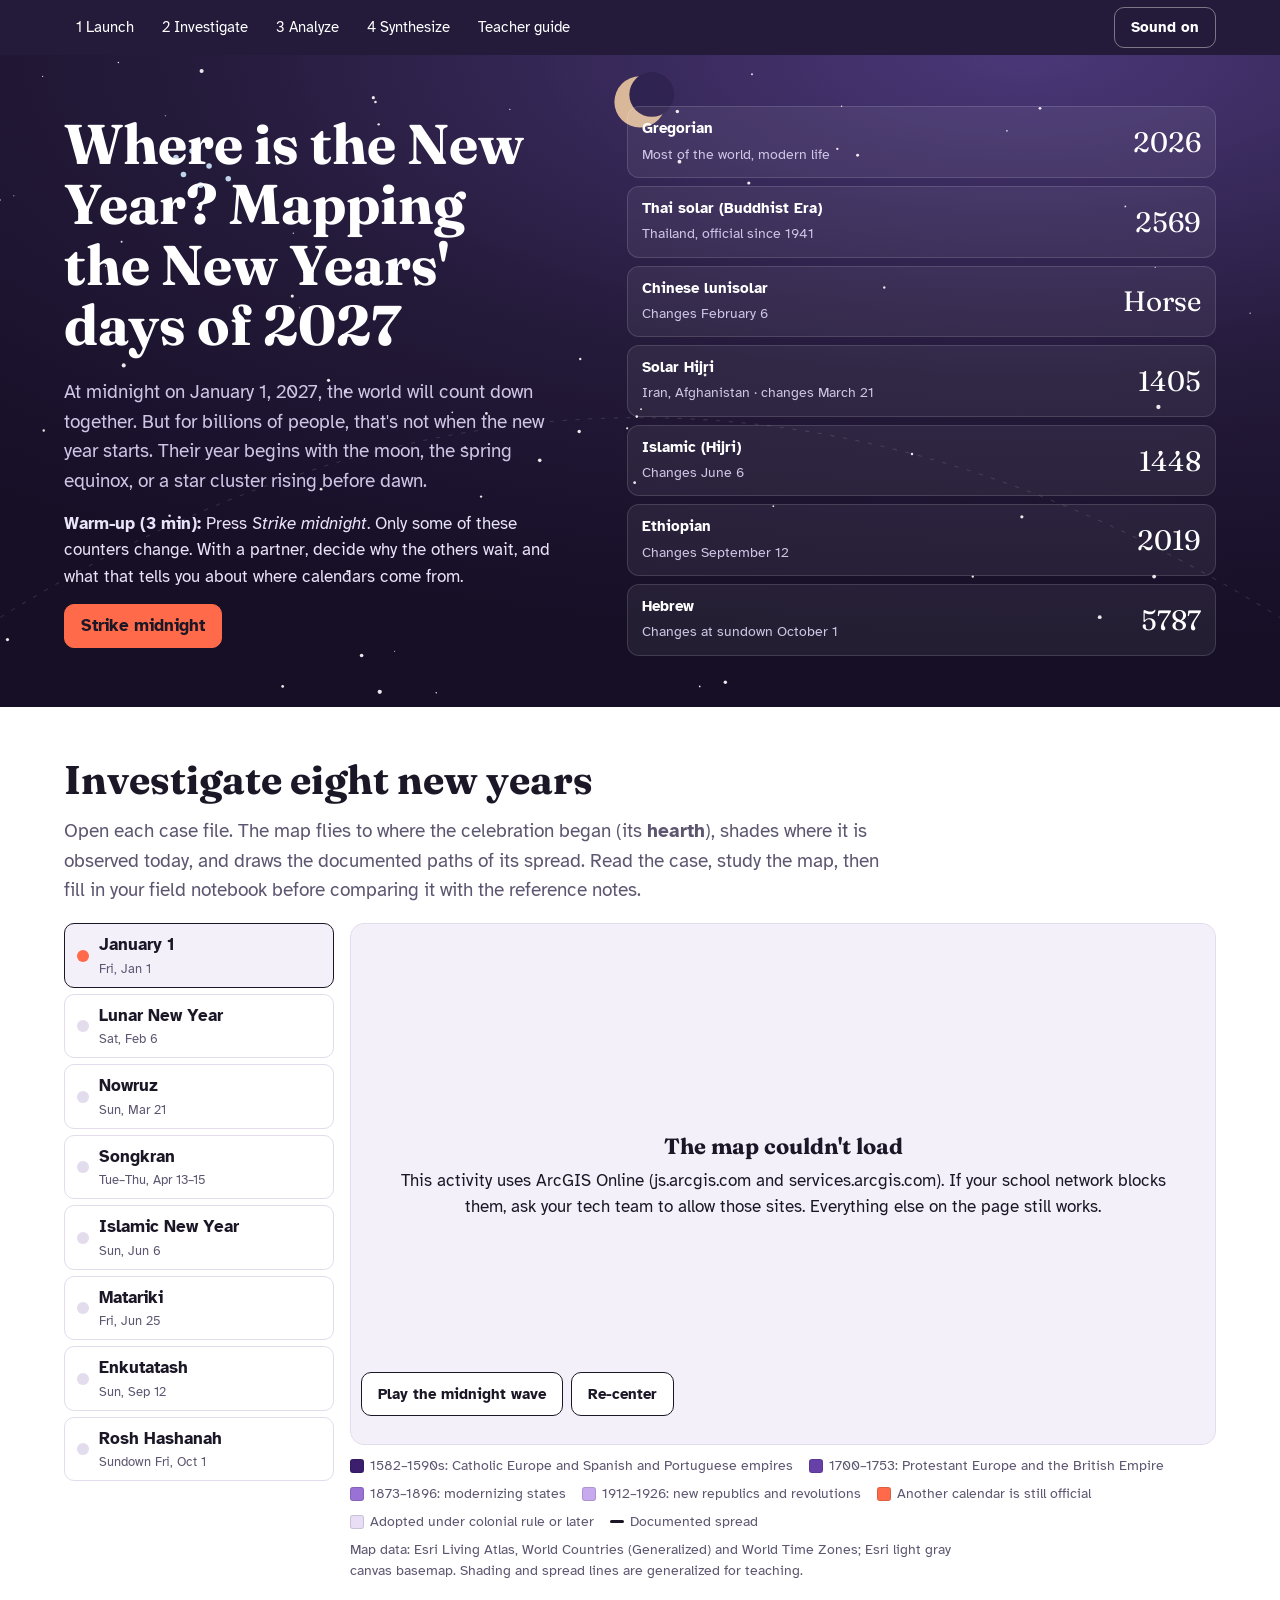
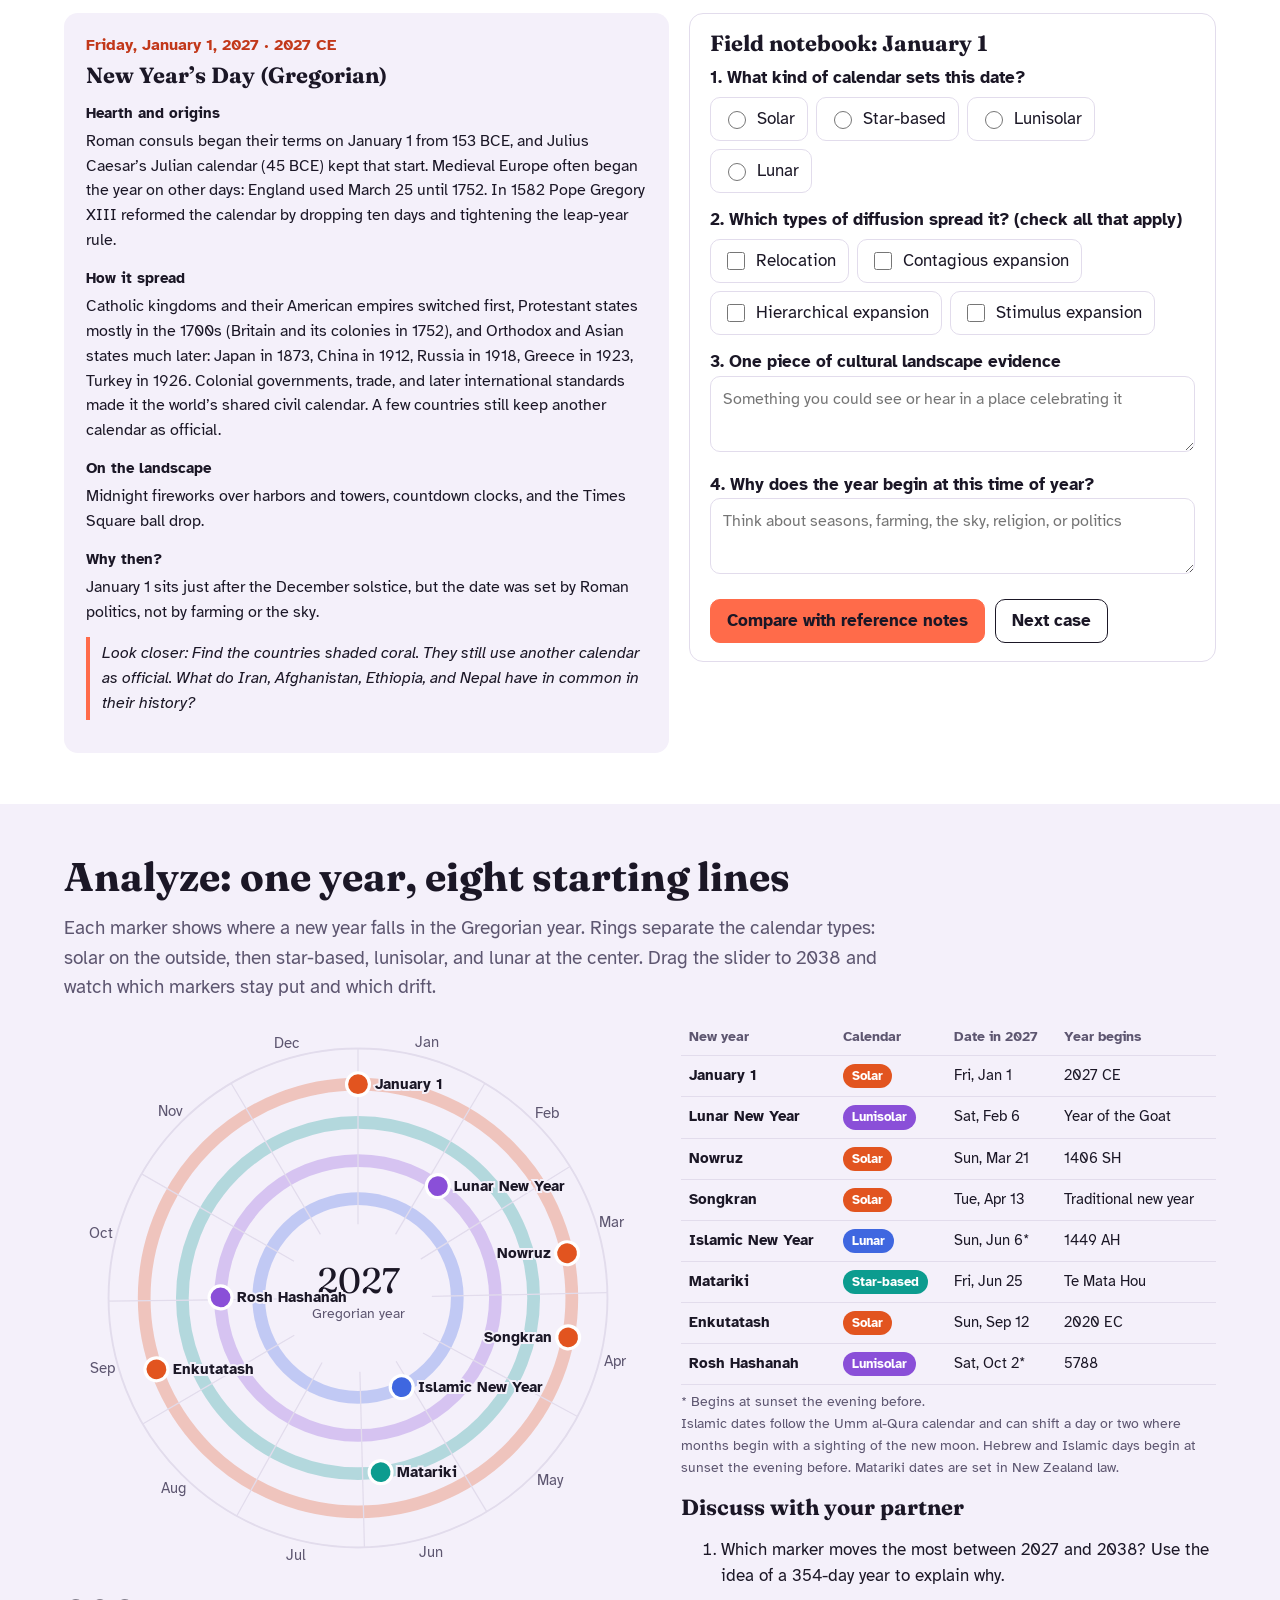
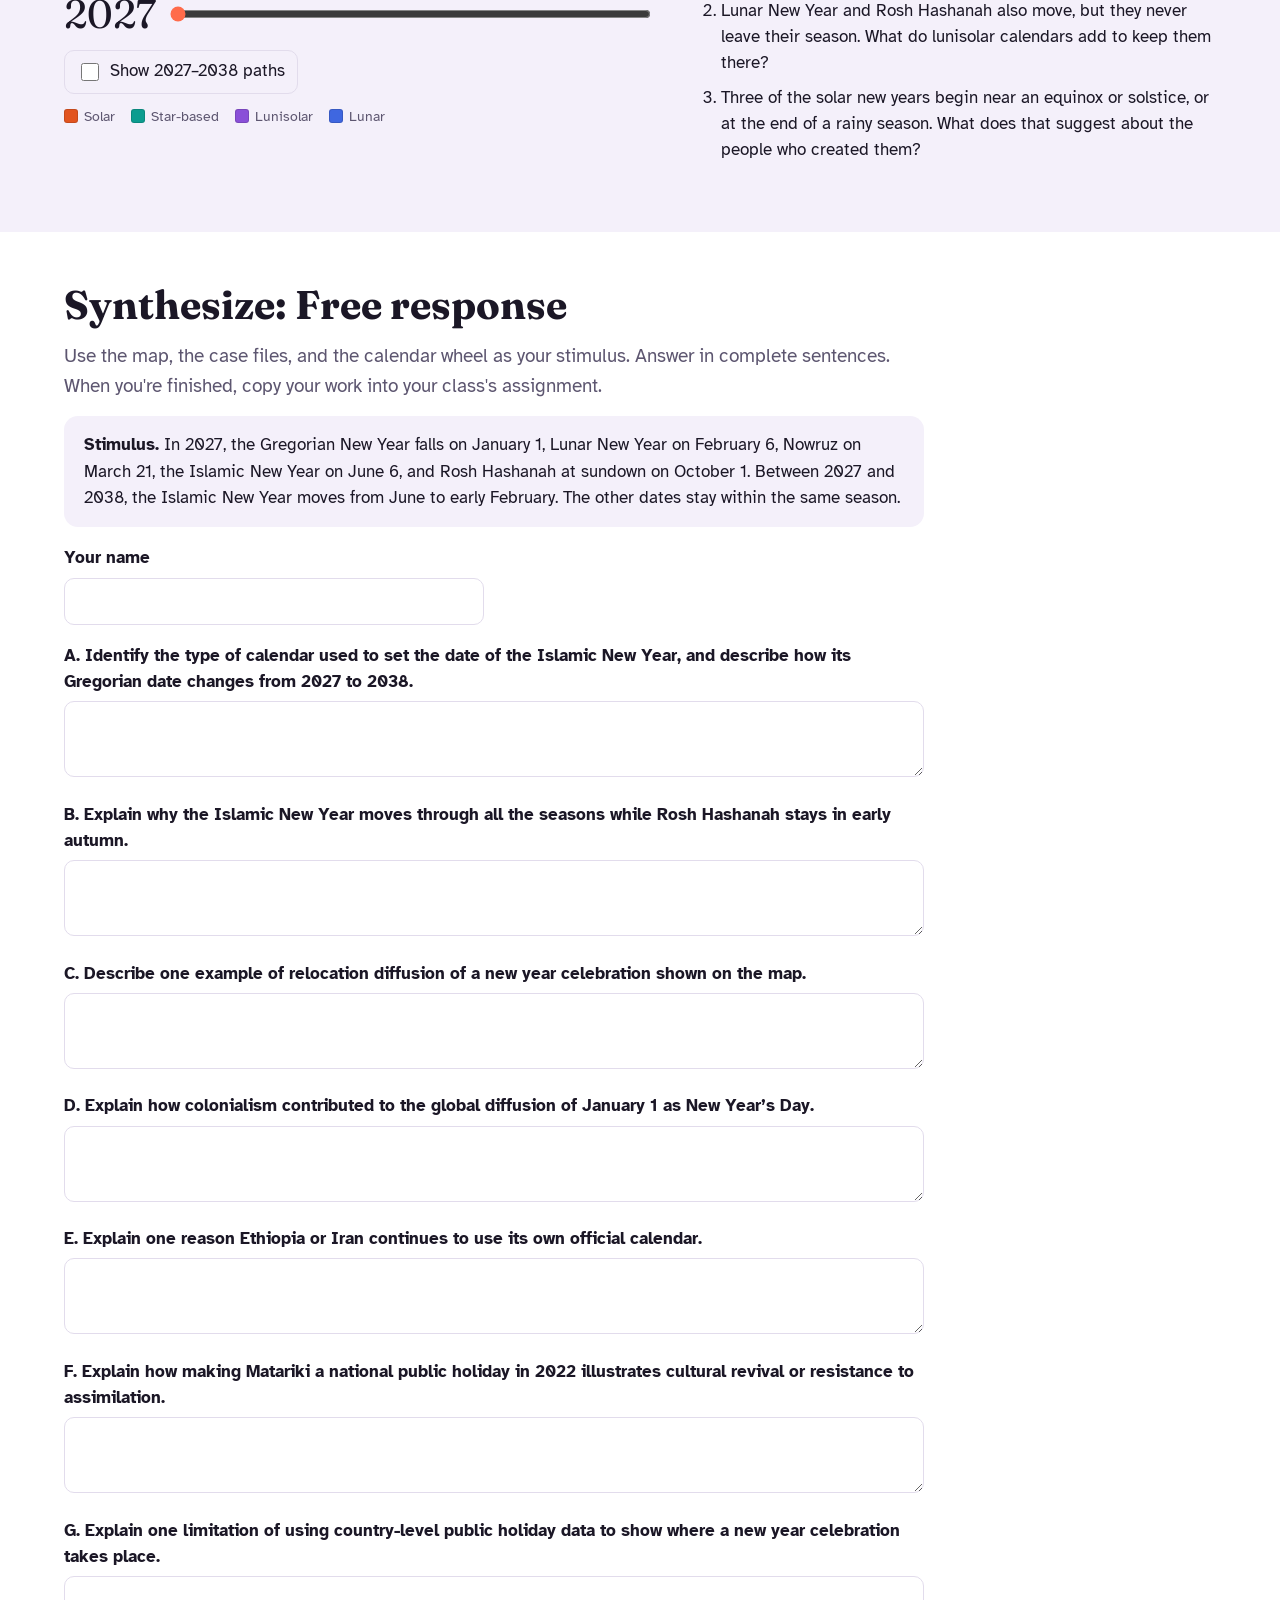
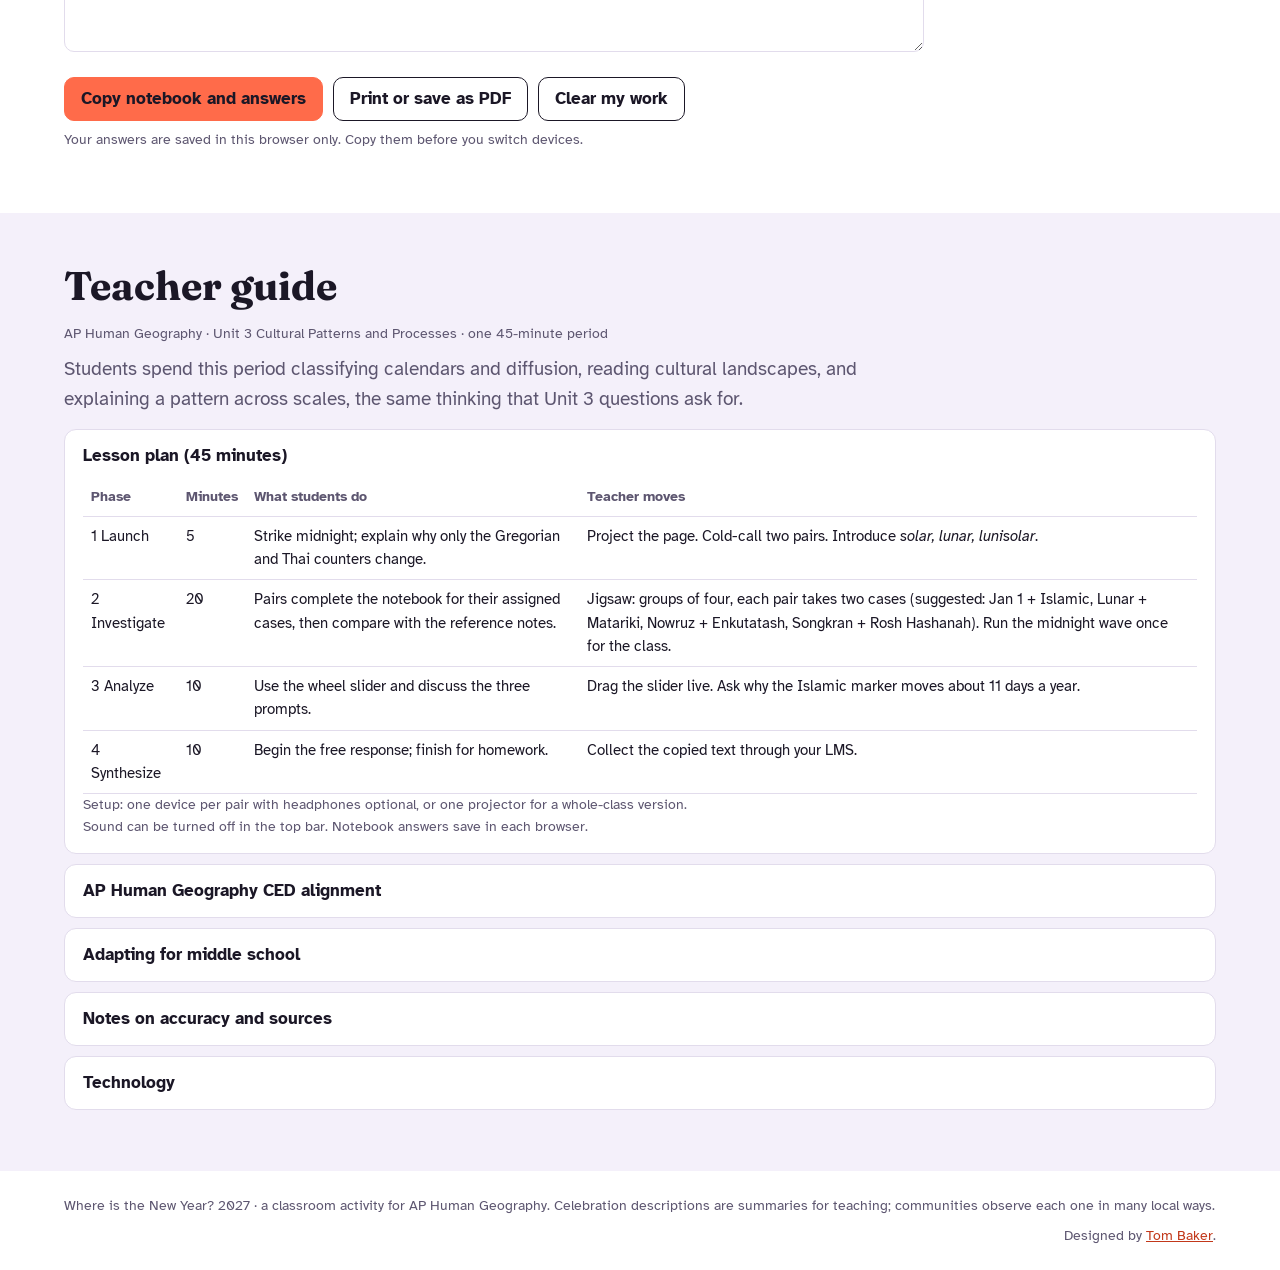
<file: index.html>
<!DOCTYPE html>
<html lang="en">
<head>
<!-- Google tag (gtag.js) -->
<script async src="https://www.googletagmanager.com/gtag/js?id=G-HZWNB3WHS6"></script>
<script>
  window.dataLayer = window.dataLayer || [];
  function gtag(){dataLayer.push(arguments);}
  gtag('js', new Date());
  gtag('config', 'G-HZWNB3WHS6');
</script>
<meta charset="utf-8">
<meta name="viewport" content="width=device-width, initial-scale=1">
<title>Where is the New Year? 2027</title>
<meta name="description" content="An AP Human Geography classroom activity: mapping eight New Year celebrations of 2027 with ArcGIS to study calendars, cultural diffusion, and cultural landscapes.">
<link rel="preconnect" href="https://fonts.googleapis.com">
<link rel="preconnect" href="https://fonts.gstatic.com" crossorigin>
<link href="https://fonts.googleapis.com/css2?family=Atkinson+Hyperlegible:ital,wght@0,400;0,700;1,400&family=Fraunces:opsz,wght@9..144,500;9..144,700&display=swap" rel="stylesheet">
<link rel="stylesheet" href="https://js.arcgis.com/4.34/esri/themes/light/main.css">
<link rel="stylesheet" href="styles.css">
</head>
<body>

<nav class="bar" aria-label="Sections">
  <a href="#launch">1 Launch</a><a href="#investigate">2 Investigate</a><a href="#analyze">3 Analyze</a><a href="#synthesize">4 Synthesize</a><a href="#teacher">Teacher guide</a>
  <span class="sp"></span>
  <button class="btn" id="soundBtn" aria-pressed="true">Sound on</button>
</nav>

<header class="hero band" id="launch">
  <svg class="sky" viewBox="0 0 1200 600" preserveAspectRatio="xMidYMid slice" aria-hidden="true" id="sky"></svg>
  <div class="wrap heroGrid" style="position:relative">
    <div>
      <h1>Where is the New Year? Mapping the New Years' days of 2027</h1>
      <p class="lede">At midnight on January 1, 2027, the world will count down together. But for billions of people, that's not when the new year starts. Their year begins with the moon, the spring equinox, or a star cluster rising before dawn.</p>
      <p style="color:#e9e3f7"><b>Warm-up (3 min):</b> Press <i>Strike midnight</i>. Only some of these counters change. With a partner, decide why the others wait, and what that tells you about where calendars come from.</p>
      <button class="btn primary" id="midnight">Strike midnight</button>
    </div>
    <div class="counters" id="counters" aria-live="polite"></div>
  </div>
</header>

<main>
<section class="band" id="investigate">
  <div class="wrap">
    <h2>Investigate eight new years</h2>
    <p class="lede">Open each case file. The map flies to where the celebration began (its <b>hearth</b>), shades where it is observed today, and draws the documented paths of its spread. Read the case, study the map, then fill in your field notebook before comparing it with the reference notes.</p>
    <div class="inv">
      <div class="cases" id="cases" role="group" aria-label="Case files"></div>
      <div>
        <div class="mapbox">
          <div id="viewDiv" role="application" aria-label="ArcGIS map of the selected celebration"></div>
          <div class="pulse" id="pulse"></div>
          <div class="mpop" id="mpop" role="dialog" aria-live="polite" aria-label="Map details"><button class="x" id="mpopX" aria-label="Close">×</button><div id="mpopBody"></div></div>
          <div class="ticker" id="ticker" aria-live="polite"></div>
          <div class="maptools"><button class="btn" id="waveBtn" hidden>Play the midnight wave</button><button class="btn" id="resetBtn">Re-center</button></div>
          <div class="mapmsg" id="mapmsg"><div><h3>The map couldn't load</h3><p>This activity uses ArcGIS Online (js.arcgis.com and services.arcgis.com). If your school network blocks them, ask your tech team to allow those sites. Everything else on the page still works.</p></div></div>
        </div>
        <div class="legend" id="legend"></div>
        <p class="small" style="margin-top:6px">Map data: Esri Living Atlas, World Countries (Generalized) and World Time Zones; Esri light gray canvas basemap. Shading and spread lines are generalized for teaching.</p>
      </div>
    </div>
    <div class="cf">
      <article class="reading" id="reading" aria-live="polite"></article>
      <form class="nb" id="nb" autocomplete="off">
        <h3>Field notebook: <span id="nbTitle"></span></h3>
        <fieldset><legend>1. What kind of calendar sets this date?</legend>
          <div class="opts" id="calOpts"></div></fieldset>
        <fieldset><legend>2. Which types of diffusion spread it? (check all that apply)</legend>
          <div class="opts" id="difOpts"></div></fieldset>
        <label for="nbLand"><b>3. One piece of cultural landscape evidence</b></label>
        <textarea id="nbLand" placeholder="Something you could see or hear in a place celebrating it"></textarea>
        <label for="nbWhy" style="display:block;margin-top:12px"><b>4. Why does the year begin at this time of year?</b></label>
        <textarea id="nbWhy" placeholder="Think about seasons, farming, the sky, religion, or politics"></textarea>
        <div class="actions"><button type="button" class="btn primary" id="compareBtn">Compare with reference notes</button><button type="button" class="btn" id="nextBtn">Next case</button></div>
        <div class="key" id="key" aria-live="polite"></div>
      </form>
    </div>
  </div>
</section>

<section class="band" id="analyze" style="background:var(--panel)">
  <div class="wrap">
    <h2>Analyze: one year, eight starting lines</h2>
    <p class="lede">Each marker shows where a new year falls in the Gregorian year. Rings separate the calendar types: solar on the outside, then star-based, lunisolar, and lunar at the center. Drag the slider to 2038 and watch which markers stay put and which drift.</p>
    <div class="an">
      <div>
        <div class="wheelbox"><svg id="wheel" viewBox="0 0 440 440" role="img" aria-label="Calendar wheel showing the Gregorian dates of eight new year celebrations"></svg></div>
        <div class="ctl">
          <span class="yr" id="yrOut">2027</span>
          <input type="range" id="yr" min="2027" max="2038" step="1" value="2027" aria-label="Year">
          <span class="opts"><label><input type="checkbox" id="trails"> Show 2027–2038 paths</label></span>
        </div>
        <div class="legend"><span><i style="background:var(--solar)"></i>Solar</span><span><i style="background:var(--star)"></i>Star-based</span><span><i style="background:var(--luni)"></i>Lunisolar</span><span><i style="background:var(--lunar)"></i>Lunar</span></div>
      </div>
      <div>
        <div class="scroll"><table id="dates"><thead><tr><th>New year</th><th>Calendar</th><th>Date in <span id="yrTh">2027</span></th><th>Year begins</th></tr></thead><tbody></tbody></table></div>
        <p class="small">Islamic dates follow the Umm al-Qura calendar and can shift a day or two where months begin with a sighting of the new moon. Hebrew and Islamic days begin at sunset the evening before. Matariki dates are set in New Zealand law.</p>
        <h3 style="margin-top:18px">Discuss with your partner</h3>
        <ol class="prompts">
          <li>Which marker moves the most between 2027 and 2038? Use the idea of a 354-day year to explain why.</li>
          <li>Lunar New Year and Rosh Hashanah also move, but they never leave their season. What do lunisolar calendars add to keep them there?</li>
          <li>Three of the solar new years begin near an equinox or solstice, or at the end of a rainy season. What does that suggest about the people who created them?</li>
        </ol>
      </div>
    </div>
  </div>
</section>

<section class="band" id="synthesize">
  <div class="wrap">
    <h2>Synthesize: Free response</h2>
    <p class="lede">Use the map, the case files, and the calendar wheel as your stimulus. Answer in complete sentences. When you're finished, copy your work into your class's assignment.</p>
    <div class="stim"><b>Stimulus.</b> In 2027, the Gregorian New Year falls on January 1, Lunar New Year on February 6, Nowruz on March 21, the Islamic New Year on June 6, and Rosh Hashanah at sundown on October 1. Between 2027 and 2038, the Islamic New Year moves from June to early February. The other dates stay within the same season.</div>
    <label for="sName" style="font-weight:700;display:block;margin-bottom:6px">Your name</label>
    <input type="text" id="sName" style="max-width:420px;margin-bottom:18px">
    <div class="frq" id="frq"></div>
    <div class="actions">
      <button class="btn primary" id="copyBtn">Copy notebook and answers</button>
      <button class="btn" id="printBtn">Print or save as PDF</button>
      <button class="btn" id="clearBtn">Clear my work</button>
    </div>
    <textarea id="copyOut" aria-label="Your work as text" readonly></textarea>
    <p class="small" style="margin-top:8px">Your answers are saved in this browser only. Copy them before you switch devices.</p>
  </div>
</section>

<section class="band tg" id="teacher">
  <div class="wrap">
    <h2>Teacher guide</h2>
    <p class="small" style="margin-bottom:10px">AP Human Geography · Unit 3 Cultural Patterns and Processes · one 45-minute period</p>
    <p class="lede">Students spend this period classifying calendars and diffusion, reading cultural landscapes, and explaining a pattern across scales, the same thinking that Unit 3 questions ask for.</p>
    <details open><summary>Lesson plan (45 minutes)</summary>
      <div class="scroll"><table class="stack"><thead><tr><th>Phase</th><th>Minutes</th><th>What students do</th><th>Teacher moves</th></tr></thead><tbody>
        <tr><td>1 Launch</td><td class="num">5</td><td>Strike midnight; explain why only the Gregorian and Thai counters change.</td><td>Project the page. Cold-call two pairs. Introduce <i>solar, lunar, lunisolar</i>.</td></tr>
        <tr><td>2 Investigate</td><td class="num">20</td><td>Pairs complete the notebook for their assigned cases, then compare with the reference notes.</td><td>Jigsaw: groups of four, each pair takes two cases (suggested: Jan 1 + Islamic, Lunar + Matariki, Nowruz + Enkutatash, Songkran + Rosh Hashanah). Run the midnight wave once for the class.</td></tr>
        <tr><td>3 Analyze</td><td class="num">10</td><td>Use the wheel slider and discuss the three prompts.</td><td>Drag the slider live. Ask why the Islamic marker moves about 11 days a year.</td></tr>
        <tr><td>4 Synthesize</td><td class="num">10</td><td>Begin the free response; finish for homework.</td><td>Collect the copied text through your LMS.</td></tr>
      </tbody></table></div>
      <p class="small">Setup: one device per pair with headphones optional, or one projector for a whole-class version. Sound can be turned off in the top bar. Notebook answers save in each browser.</p>
    </details>
    <details><summary>AP Human Geography CED alignment</summary>
      <div class="scroll"><table class="stack"><thead><tr><th>Topic</th><th>Learning objective</th><th>Where students do it</th><th>Depth</th></tr></thead><tbody>
        <tr><td>3.4 Types of Diffusion</td><td>IMP-3.A</td><td>Notebook question 2 for each case; FRQ part C</td><td>Central</td></tr>
        <tr><td>3.5 Historical Causes of Diffusion</td><td>IMP-3.B</td><td>Gregorian adoption map (colonialism, imperialism); Indian calendar spread along trade routes; Ethiopia's calendar surviving without long colonization; FRQ parts D–E</td><td>Central</td></tr>
        <tr><td>3.7 Diffusion of Religion and Language</td><td>IMP-3.D</td><td>Universalizing (Islam) vs. ethnic (Judaism) spread patterns; Hijra as relocation</td><td>Central</td></tr>
        <tr><td>3.8 Effects of Diffusion</td><td>IMP-3.E</td><td>Syncretism (Nowruz in Muslim societies, Tết and Seollal), cultural revival and resistance (Matariki, Kurdish Newroz); FRQ part F</td><td>Central</td></tr>
        <tr><td>3.2 Cultural Landscapes</td><td>PSO-3.B</td><td>Notebook question 3: landscape evidence of each celebration</td><td>Exercised</td></tr>
        <tr><td>3.3 Cultural Patterns</td><td>PSO-3.C</td><td>Reading map patterns of religion and ethnicity</td><td>Exercised</td></tr>
        <tr><td>3.1 Introduction to Culture</td><td>PSO-3.A</td><td>Calendars as cultural traits; cultural relativism in the launch discussion</td><td>Exercised</td></tr>
        <tr><td>3.6 Contemporary Causes of Diffusion</td><td>IMP-3.C</td><td>Globalization keeps January 1 as the shared civil date; diaspora festivals in global cities</td><td>Touched</td></tr>
        <tr><td>1.1 Introduction to Maps; 1.2 Geographic Data</td><td>IMP-1.A, IMP-1.B</td><td>Reading a choropleth (adoption eras) and a GIS web map</td><td>Exercised</td></tr>
        <tr><td>1.5 Human-Environmental Interaction</td><td>PSO-1.E</td><td>Notebook question 4: new years timed to equinoxes, rains, and harvests</td><td>Exercised</td></tr>
        <tr><td>1.6 Scales of Analysis</td><td>PSO-1.F</td><td>FRQ part G: national holiday data vs. local diaspora celebrations</td><td>Exercised</td></tr>
        <tr><td>2.12 Effects of Migration</td><td>IMP-2.C</td><td>Diaspora communities carrying new year traditions</td><td>Touched</td></tr>
      </tbody></table></div>
      <p><b>Course skills:</b> Skill 1 Concepts and Processes (central); Skill 2 Spatial Relationships (central); Skill 4 Source Analysis, reading case texts and landscape descriptions (central); Skill 3 Data Analysis, using the wheel and date table (incidental); Skill 5 Scale Analysis, in FRQ part G (incidental).</p>
      <p class="small">Codes follow the 2019–2020 Course and Exam Description. Check them against your current CED edition.</p>
    </details>
    <details><summary>Adapting for middle school</summary>
      <p>Assign four cases instead of eight (January 1, Lunar New Year, Nowruz, Islamic New Year). Use FRQ parts A–D only, and offer these sentence starters:</p>
      <ul><li>"This calendar follows the ___, so the date ___ each year."</li><li>"This spread by ___ diffusion because ___ moved/adopted it."</li><li>"In a place celebrating it, you might see ___."</li></ul>
      <p><b>Vocabulary:</b> hearth, diffusion (relocation, contagious, hierarchical, stimulus), cultural landscape, diaspora, solar, lunar, lunisolar, equinox.</p>
    </details>
    <details><summary>Notes on accuracy and sources</summary>
      <p>2027 dates were checked against the Royal Observatory Greenwich and Hong Kong Observatory (Lunar New Year), Hebcal (Rosh Hashanah), New Zealand's Matariki holiday schedule, Umm al-Qura tables (Islamic New Year), and published holiday calendars for Ethiopia and Iran. The March 2027 equinox occurs at 20:24 UTC on March 20, which is after midnight on March 21 in Tehran. The spread lines are teaching generalizations: each marks a documented route or destination, not a single event. Country shading is simplified, and many places have mixed or regional practices.</p>
    </details>
    <details><summary>Technology</summary>
      <p>The map uses the ArcGIS Maps SDK for JavaScript 4.34 with public Esri Living Atlas layers (World Countries Generalized, World Time Zones) and the light gray canvas basemap, so no ArcGIS login or API key is required. Schools that filter traffic need to allow <code>js.arcgis.com</code>, <code>services.arcgis.com</code>, <code>basemaps.arcgis.com</code>, and <code>static.arcgis.com</code>. Sounds are generated in the browser, so there are no audio files to load.</p>
    </details>
  </div>
</section>
</main>
<footer><span>Where is the New Year? 2027 · a classroom activity for AP Human Geography. Celebration descriptions are summaries for teaching; communities observe each one in many local ways.</span><span class="credit">Designed by <a href="https://tbaker.com">Tom Baker</a>.</span></footer>
<div class="toast" id="toast" role="status"></div>

<script src="https://js.arcgis.com/4.34/" onerror="window.__esriFail=true"></script>
<script src="app.js"></script>
</body>
</html>
</file>
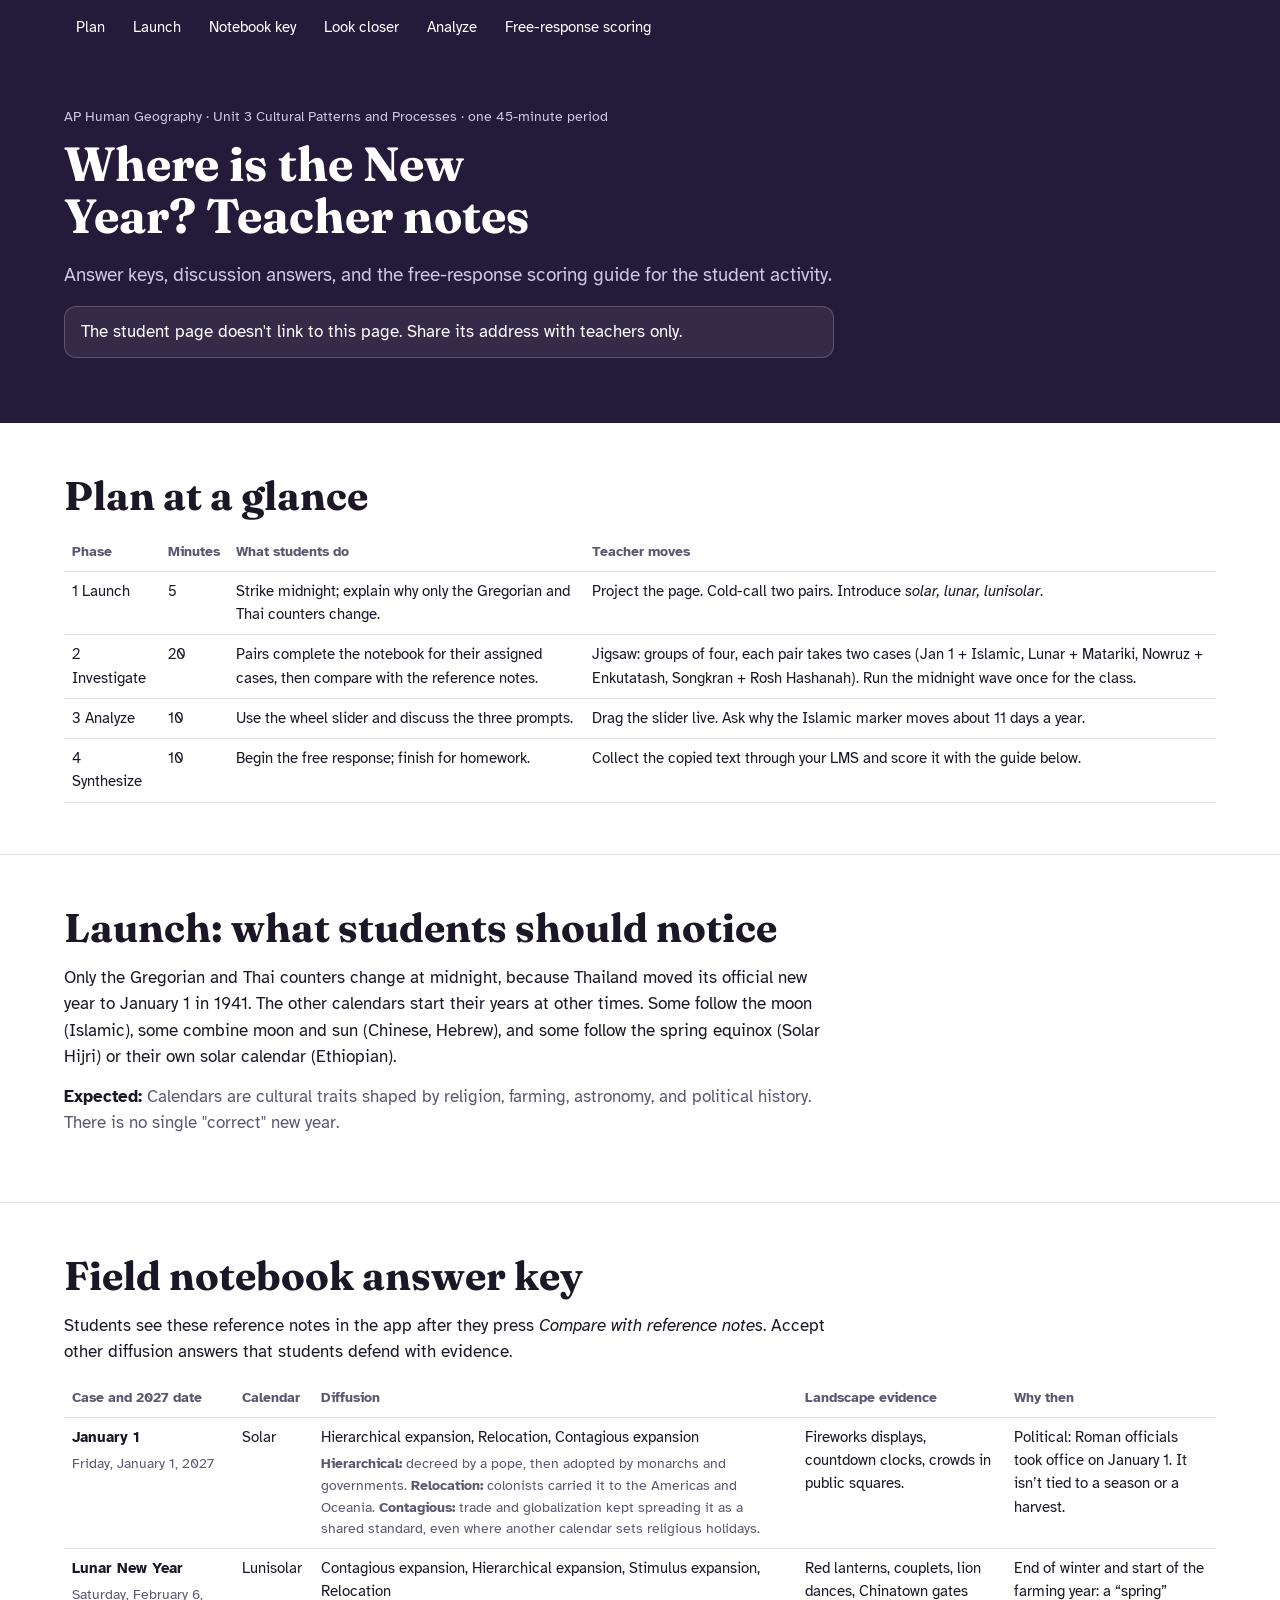
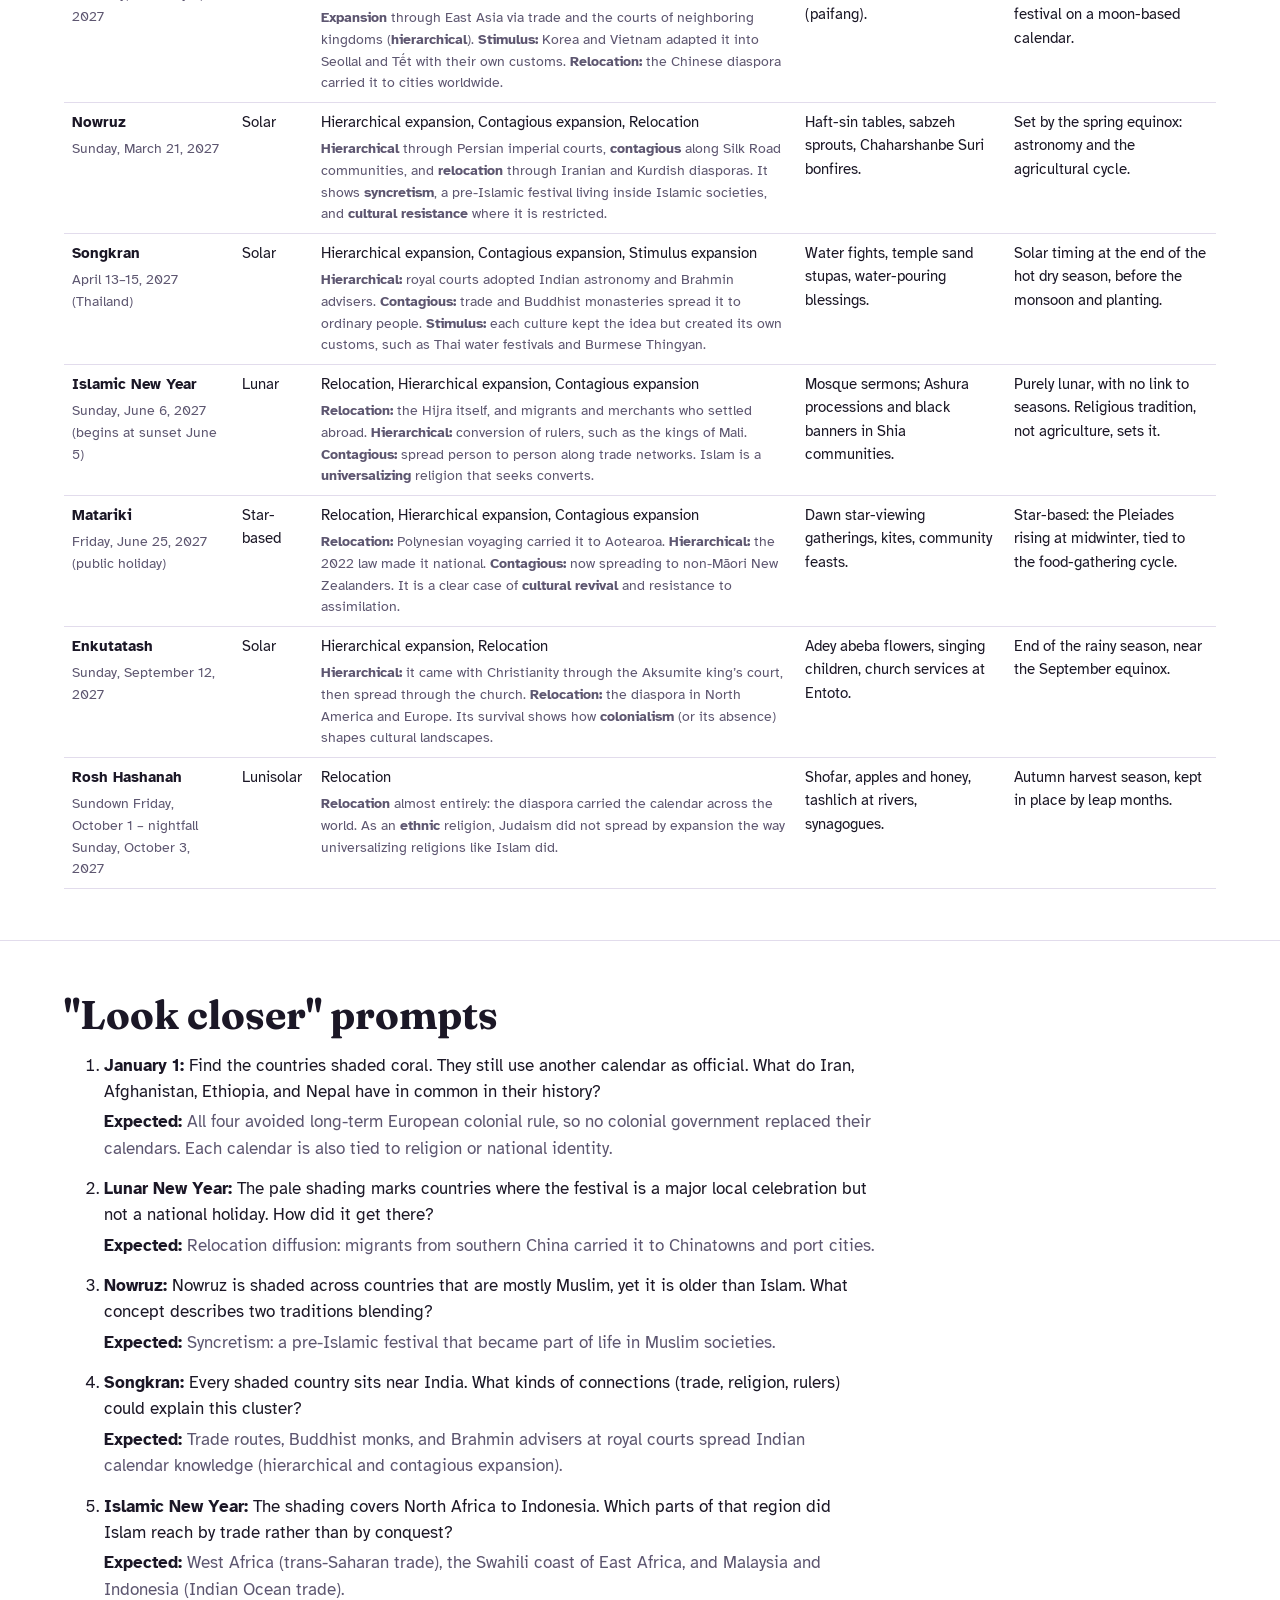
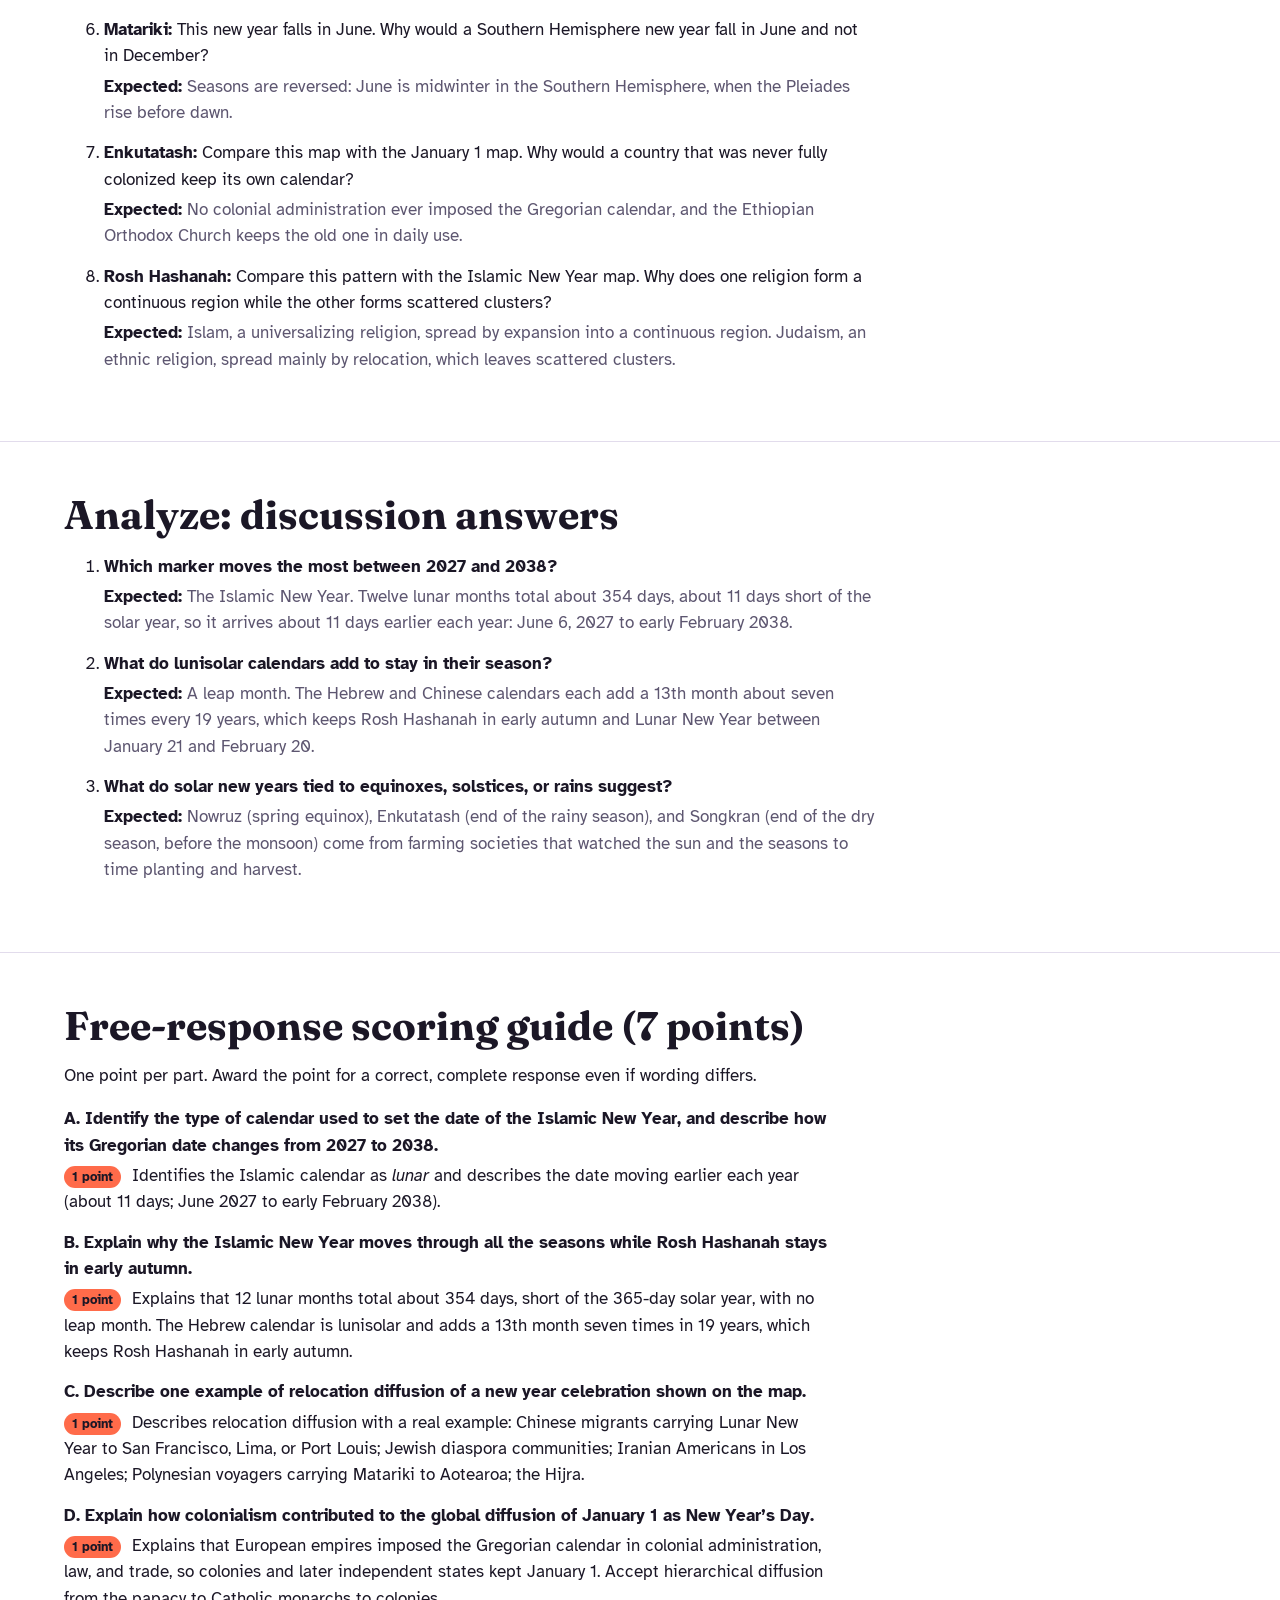
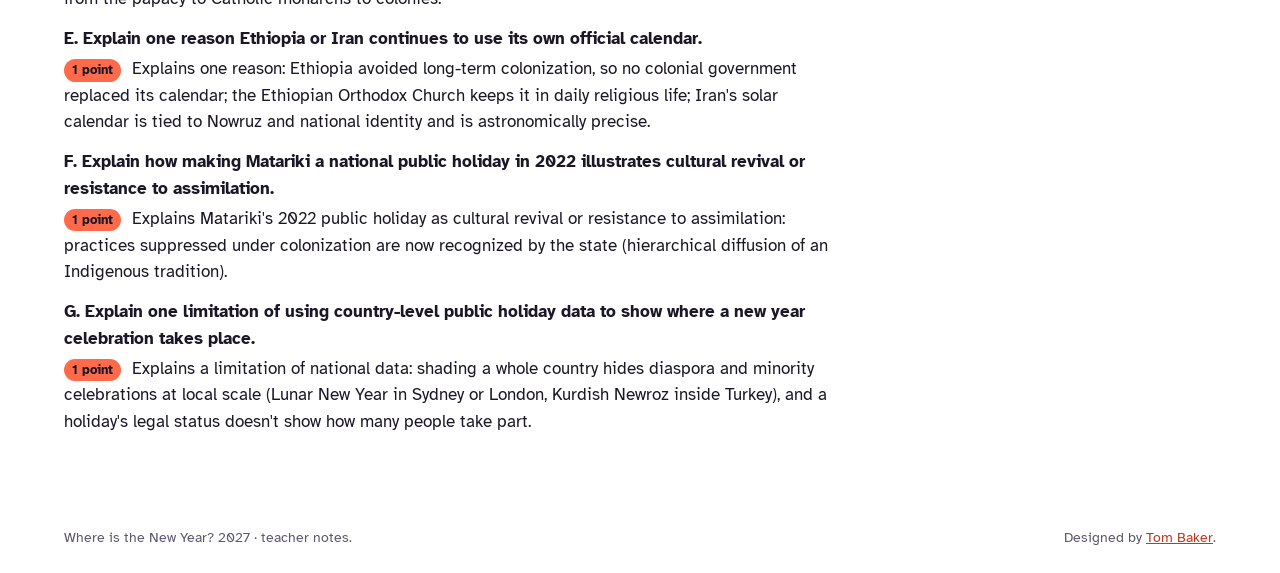
<file: teachers.html>
<!DOCTYPE html>
<html lang="en">
<head>
<!-- Google tag (gtag.js) -->
<script async src="https://www.googletagmanager.com/gtag/js?id=G-HZWNB3WHS6"></script>
<script>
  window.dataLayer = window.dataLayer || [];
  function gtag(){dataLayer.push(arguments);}
  gtag('js', new Date());
  gtag('config', 'G-HZWNB3WHS6');
</script>
<meta charset="utf-8">
<meta name="viewport" content="width=device-width, initial-scale=1">
<meta name="robots" content="noindex">
<title>Where is the New Year? Teacher notes</title>
<link rel="preconnect" href="https://fonts.googleapis.com">
<link rel="preconnect" href="https://fonts.gstatic.com" crossorigin>
<link href="https://fonts.googleapis.com/css2?family=Atkinson+Hyperlegible:ital,wght@0,400;0,700;1,400&family=Fraunces:opsz,wght@9..144,500;9..144,700&display=swap" rel="stylesheet">
<link rel="stylesheet" href="styles.css">
<style>
.thead{background:var(--night);color:#fff}
.thead .lede{color:#cfc6e6}
.thead h1{font-size:clamp(32px,4.4vw,48px);max-width:20ch}
section.band+section.band{border-top:1px solid var(--line)}
.akey td{font-size:15px}
.akey td .small{display:block;margin-top:4px}
ol.frqk>li,ol.looks>li{margin-bottom:14px}
ol.frqk p,ol.looks p{margin:0 0 4px}
.pt{display:inline-block;font-size:13px;font-weight:700;padding:1px 8px;border-radius:99px;background:var(--coral);color:#1b1726;margin-right:6px}
.ans{color:var(--soft)}
.ans::before{content:"Expected: ";font-weight:700;color:var(--ink)}
.note{background:#ffffff14;border:1px solid #ffffff33;border-radius:12px;padding:12px 16px;max-width:70ch}
@media print{.thead{background:none;color:#000}.thead .lede,.note{color:#333}.band{padding:16px 0}}
</style>
</head>
<body>
<nav class="bar" aria-label="Sections">
  <a href="#plan">Plan</a><a href="#launch-key">Launch</a><a href="#notebook-key">Notebook key</a><a href="#look-key">Look closer</a><a href="#analyze-key">Analyze</a><a href="#frq-key">Free-response scoring</a>
</nav>
<header class="band thead">
  <div class="wrap">
    <p class="small" style="color:#cfc6e6;margin-bottom:10px">AP Human Geography · Unit 3 Cultural Patterns and Processes · one 45-minute period</p>
    <h1>Where is the New Year? Teacher notes</h1>
    <p class="lede">Answer keys, discussion answers, and the free-response scoring guide for the student activity.</p>
    <p class="note">The student page doesn't link to this page. Share its address with teachers only.</p>
  </div>
</header>
<main>
<section class="band" id="plan"><div class="wrap">
  <h2>Plan at a glance</h2>
  <div class="scroll"><table class="stack"><thead><tr><th>Phase</th><th>Minutes</th><th>What students do</th><th>Teacher moves</th></tr></thead><tbody>
    <tr><td>1 Launch</td><td class="num">5</td><td>Strike midnight; explain why only the Gregorian and Thai counters change.</td><td>Project the page. Cold-call two pairs. Introduce <i>solar, lunar, lunisolar</i>.</td></tr>
    <tr><td>2 Investigate</td><td class="num">20</td><td>Pairs complete the notebook for their assigned cases, then compare with the reference notes.</td><td>Jigsaw: groups of four, each pair takes two cases (Jan 1 + Islamic, Lunar + Matariki, Nowruz + Enkutatash, Songkran + Rosh Hashanah). Run the midnight wave once for the class.</td></tr>
    <tr><td>3 Analyze</td><td class="num">10</td><td>Use the wheel slider and discuss the three prompts.</td><td>Drag the slider live. Ask why the Islamic marker moves about 11 days a year.</td></tr>
    <tr><td>4 Synthesize</td><td class="num">10</td><td>Begin the free response; finish for homework.</td><td>Collect the copied text through your LMS and score it with the guide below.</td></tr>
  </tbody></table></div>
</div></section>

<section class="band" id="launch-key"><div class="wrap">
  <h2>Launch: what students should notice</h2>
  <p>Only the Gregorian and Thai counters change at midnight, because Thailand moved its official new year to January 1 in 1941. The other calendars start their years at other times. Some follow the moon (Islamic), some combine moon and sun (Chinese, Hebrew), and some follow the spring equinox (Solar Hijri) or their own solar calendar (Ethiopian).</p>
  <p class="ans">Calendars are cultural traits shaped by religion, farming, astronomy, and political history. There is no single "correct" new year.</p>
</div></section>

<section class="band" id="notebook-key"><div class="wrap">
  <h2>Field notebook answer key</h2>
  <p>Students see these reference notes in the app after they press <i>Compare with reference notes</i>. Accept other diffusion answers that students defend with evidence.</p>
  <div class="scroll"><table class="stack akey"><thead><tr><th>Case and 2027 date</th><th>Calendar</th><th>Diffusion</th><th>Landscape evidence</th><th>Why then</th></tr></thead><tbody>
<tr><td><b>January 1</b><br><span class="small">Friday, January 1, 2027</span></td><td>Solar</td><td>Hierarchical expansion, Relocation, Contagious expansion<br><span class="small"><b>Hierarchical:</b> decreed by a pope, then adopted by monarchs and governments. <b>Relocation:</b> colonists carried it to the Americas and Oceania. <b>Contagious:</b> trade and globalization kept spreading it as a shared standard, even where another calendar sets religious holidays.</span></td><td>Fireworks displays, countdown clocks, crowds in public squares.</td><td>Political: Roman officials took office on January 1. It isn’t tied to a season or a harvest.</td></tr>
<tr><td><b>Lunar New Year</b><br><span class="small">Saturday, February 6, 2027</span></td><td>Lunisolar</td><td>Contagious expansion, Hierarchical expansion, Stimulus expansion, Relocation<br><span class="small"><b>Expansion</b> through East Asia via trade and the courts of neighboring kingdoms (<b>hierarchical</b>). <b>Stimulus:</b> Korea and Vietnam adapted it into Seollal and Tết with their own customs. <b>Relocation:</b> the Chinese diaspora carried it to cities worldwide.</span></td><td>Red lanterns, couplets, lion dances, Chinatown gates (paifang).</td><td>End of winter and start of the farming year: a “spring” festival on a moon-based calendar.</td></tr>
<tr><td><b>Nowruz</b><br><span class="small">Sunday, March 21, 2027</span></td><td>Solar</td><td>Hierarchical expansion, Contagious expansion, Relocation<br><span class="small"><b>Hierarchical</b> through Persian imperial courts, <b>contagious</b> along Silk Road communities, and <b>relocation</b> through Iranian and Kurdish diasporas. It shows <b>syncretism</b>, a pre-Islamic festival living inside Islamic societies, and <b>cultural resistance</b> where it is restricted.</span></td><td>Haft-sin tables, sabzeh sprouts, Chaharshanbe Suri bonfires.</td><td>Set by the spring equinox: astronomy and the agricultural cycle.</td></tr>
<tr><td><b>Songkran</b><br><span class="small">April 13–15, 2027 (Thailand)</span></td><td>Solar</td><td>Hierarchical expansion, Contagious expansion, Stimulus expansion<br><span class="small"><b>Hierarchical:</b> royal courts adopted Indian astronomy and Brahmin advisers. <b>Contagious:</b> trade and Buddhist monasteries spread it to ordinary people. <b>Stimulus:</b> each culture kept the idea but created its own customs, such as Thai water festivals and Burmese Thingyan.</span></td><td>Water fights, temple sand stupas, water-pouring blessings.</td><td>Solar timing at the end of the hot dry season, before the monsoon and planting.</td></tr>
<tr><td><b>Islamic New Year</b><br><span class="small">Sunday, June 6, 2027 (begins at sunset June 5)</span></td><td>Lunar</td><td>Relocation, Hierarchical expansion, Contagious expansion<br><span class="small"><b>Relocation:</b> the Hijra itself, and migrants and merchants who settled abroad. <b>Hierarchical:</b> conversion of rulers, such as the kings of Mali. <b>Contagious:</b> spread person to person along trade networks. Islam is a <b>universalizing</b> religion that seeks converts.</span></td><td>Mosque sermons; Ashura processions and black banners in Shia communities.</td><td>Purely lunar, with no link to seasons. Religious tradition, not agriculture, sets it.</td></tr>
<tr><td><b>Matariki</b><br><span class="small">Friday, June 25, 2027 (public holiday)</span></td><td>Star-based</td><td>Relocation, Hierarchical expansion, Contagious expansion<br><span class="small"><b>Relocation:</b> Polynesian voyaging carried it to Aotearoa. <b>Hierarchical:</b> the 2022 law made it national. <b>Contagious:</b> now spreading to non-Māori New Zealanders. It is a clear case of <b>cultural revival</b> and resistance to assimilation.</span></td><td>Dawn star-viewing gatherings, kites, community feasts.</td><td>Star-based: the Pleiades rising at midwinter, tied to the food-gathering cycle.</td></tr>
<tr><td><b>Enkutatash</b><br><span class="small">Sunday, September 12, 2027</span></td><td>Solar</td><td>Hierarchical expansion, Relocation<br><span class="small"><b>Hierarchical:</b> it came with Christianity through the Aksumite king’s court, then spread through the church. <b>Relocation:</b> the diaspora in North America and Europe. Its survival shows how <b>colonialism</b> (or its absence) shapes cultural landscapes.</span></td><td>Adey abeba flowers, singing children, church services at Entoto.</td><td>End of the rainy season, near the September equinox.</td></tr>
<tr><td><b>Rosh Hashanah</b><br><span class="small">Sundown Friday, October 1 – nightfall Sunday, October 3, 2027</span></td><td>Lunisolar</td><td>Relocation<br><span class="small"><b>Relocation</b> almost entirely: the diaspora carried the calendar across the world. As an <b>ethnic</b> religion, Judaism did not spread by expansion the way universalizing religions like Islam did.</span></td><td>Shofar, apples and honey, tashlich at rivers, synagogues.</td><td>Autumn harvest season, kept in place by leap months.</td></tr>
  </tbody></table></div>
</div></section>

<section class="band" id="look-key"><div class="wrap">
  <h2>"Look closer" prompts</h2>
  <ol class="looks">
<li><p><b>January 1:</b> Find the countries shaded coral. They still use another calendar as official. What do Iran, Afghanistan, Ethiopia, and Nepal have in common in their history?</p><p class="ans">All four avoided long-term European colonial rule, so no colonial government replaced their calendars. Each calendar is also tied to religion or national identity.</p></li>
<li><p><b>Lunar New Year:</b> The pale shading marks countries where the festival is a major local celebration but not a national holiday. How did it get there?</p><p class="ans">Relocation diffusion: migrants from southern China carried it to Chinatowns and port cities.</p></li>
<li><p><b>Nowruz:</b> Nowruz is shaded across countries that are mostly Muslim, yet it is older than Islam. What concept describes two traditions blending?</p><p class="ans">Syncretism: a pre-Islamic festival that became part of life in Muslim societies.</p></li>
<li><p><b>Songkran:</b> Every shaded country sits near India. What kinds of connections (trade, religion, rulers) could explain this cluster?</p><p class="ans">Trade routes, Buddhist monks, and Brahmin advisers at royal courts spread Indian calendar knowledge (hierarchical and contagious expansion).</p></li>
<li><p><b>Islamic New Year:</b> The shading covers North Africa to Indonesia. Which parts of that region did Islam reach by trade rather than by conquest?</p><p class="ans">West Africa (trans-Saharan trade), the Swahili coast of East Africa, and Malaysia and Indonesia (Indian Ocean trade).</p></li>
<li><p><b>Matariki:</b> This new year falls in June. Why would a Southern Hemisphere new year fall in June and not in December?</p><p class="ans">Seasons are reversed: June is midwinter in the Southern Hemisphere, when the Pleiades rise before dawn.</p></li>
<li><p><b>Enkutatash:</b> Compare this map with the January 1 map. Why would a country that was never fully colonized keep its own calendar?</p><p class="ans">No colonial administration ever imposed the Gregorian calendar, and the Ethiopian Orthodox Church keeps the old one in daily use.</p></li>
<li><p><b>Rosh Hashanah:</b> Compare this pattern with the Islamic New Year map. Why does one religion form a continuous region while the other forms scattered clusters?</p><p class="ans">Islam, a universalizing religion, spread by expansion into a continuous region. Judaism, an ethnic religion, spread mainly by relocation, which leaves scattered clusters.</p></li>
  </ol>
</div></section>

<section class="band" id="analyze-key"><div class="wrap">
  <h2>Analyze: discussion answers</h2>
  <ol class="looks">
    <li><p><b>Which marker moves the most between 2027 and 2038?</b></p><p class="ans">The Islamic New Year. Twelve lunar months total about 354 days, about 11 days short of the solar year, so it arrives about 11 days earlier each year: June 6, 2027 to early February 2038.</p></li>
    <li><p><b>What do lunisolar calendars add to stay in their season?</b></p><p class="ans">A leap month. The Hebrew and Chinese calendars each add a 13th month about seven times every 19 years, which keeps Rosh Hashanah in early autumn and Lunar New Year between January 21 and February 20.</p></li>
    <li><p><b>What do solar new years tied to equinoxes, solstices, or rains suggest?</b></p><p class="ans">Nowruz (spring equinox), Enkutatash (end of the rainy season), and Songkran (end of the dry season, before the monsoon) come from farming societies that watched the sun and the seasons to time planting and harvest.</p></li>
  </ol>
</div></section>

<section class="band" id="frq-key"><div class="wrap">
  <h2>Free-response scoring guide (7 points)</h2>
  <p>One point per part. Award the point for a correct, complete response even if wording differs.</p>
  <ol class="frqk" style="list-style:none;padding-left:0">
<li><p><b>A. Identify the type of calendar used to set the date of the Islamic New Year, and describe how its Gregorian date changes from 2027 to 2038.</b></p><p><span class="pt">1 point</span> Identifies the Islamic calendar as <i>lunar</i> and describes the date moving earlier each year (about 11 days; June 2027 to early February 2038).</p></li>
<li><p><b>B. Explain why the Islamic New Year moves through all the seasons while Rosh Hashanah stays in early autumn.</b></p><p><span class="pt">1 point</span> Explains that 12 lunar months total about 354 days, short of the 365-day solar year, with no leap month. The Hebrew calendar is lunisolar and adds a 13th month seven times in 19 years, which keeps Rosh Hashanah in early autumn.</p></li>
<li><p><b>C. Describe one example of relocation diffusion of a new year celebration shown on the map.</b></p><p><span class="pt">1 point</span> Describes relocation diffusion with a real example: Chinese migrants carrying Lunar New Year to San Francisco, Lima, or Port Louis; Jewish diaspora communities; Iranian Americans in Los Angeles; Polynesian voyagers carrying Matariki to Aotearoa; the Hijra.</p></li>
<li><p><b>D. Explain how colonialism contributed to the global diffusion of January 1 as New Year’s Day.</b></p><p><span class="pt">1 point</span> Explains that European empires imposed the Gregorian calendar in colonial administration, law, and trade, so colonies and later independent states kept January 1. Accept hierarchical diffusion from the papacy to Catholic monarchs to colonies.</p></li>
<li><p><b>E. Explain one reason Ethiopia or Iran continues to use its own official calendar.</b></p><p><span class="pt">1 point</span> Explains one reason: Ethiopia avoided long-term colonization, so no colonial government replaced its calendar; the Ethiopian Orthodox Church keeps it in daily religious life; Iran's solar calendar is tied to Nowruz and national identity and is astronomically precise.</p></li>
<li><p><b>F. Explain how making Matariki a national public holiday in 2022 illustrates cultural revival or resistance to assimilation.</b></p><p><span class="pt">1 point</span> Explains Matariki's 2022 public holiday as cultural revival or resistance to assimilation: practices suppressed under colonization are now recognized by the state (hierarchical diffusion of an Indigenous tradition).</p></li>
<li><p><b>G. Explain one limitation of using country-level public holiday data to show where a new year celebration takes place.</b></p><p><span class="pt">1 point</span> Explains a limitation of national data: shading a whole country hides diaspora and minority celebrations at local scale (Lunar New Year in Sydney or London, Kurdish Newroz inside Turkey), and a holiday's legal status doesn't show how many people take part.</p></li>
  </ol>
</div></section>
</main>
<footer><span>Where is the New Year? 2027 · teacher notes.</span><span class="credit">Designed by <a href="https://tbaker.com">Tom Baker</a>.</span></footer>
<script>
function labelStackCells(){for(const c of document.querySelectorAll('.stack td:not([data-l])')){let i=0,p=c;while(p=p.previousElementSibling)i+=p.colSpan;c.dataset.l=c.closest('table').rows[0].cells[i]?.textContent||''}}
labelStackCells();
</script>
</body>
</html>
</file>
<file: styles.css>
/* VOICE: a calm, well-made classroom almanac; teacher-grade, not a game.
   IDEA: a sky almanac: every new year is read from the sun, the moon, or the stars.
   PICTURE: night-sky band with rolling year counters; a live ArcGIS map; a 2027 calendar wheel.
   COLOUR and TYPE: violet-ink night band, white paper, coral accent; four calendar colours. Fraunces + Atkinson Hyperlegible.
   LAYOUT: sticky section bar; Launch, Investigate (cases | map, then reading | notebook), Analyze, Synthesize, Teacher guide. */
:root{color-scheme:light dark;
  --bg:light-dark(#ffffff,#14111c);--ink:light-dark(#1b1726,#efeaf7);--soft:light-dark(#5d5670,#b9b0cc);
  --panel:light-dark(#f4f0fa,#1f1a2b);--line:light-dark(#e2dcec,#342c45);
  --night:#241a3a;--night2:#382a59;--moon:#d9def0;--coral:#ff6b4a;--coralink:light-dark(#c2381a,#ff8a6e);
  --solar:#e2541f;--lunar:#3f67e0;--luni:#8a4fd8;--star:#0c9c8f;}
:root[data-theme=light]{color-scheme:light}:root[data-theme=dark]{color-scheme:dark}
*{box-sizing:border-box;min-width:0}
html{scroll-behavior:smooth;scroll-padding-top:72px}
body{margin:0;background:var(--bg);color:var(--ink);font:17px/1.55 "Atkinson Hyperlegible",system-ui,sans-serif;overflow-x:clip}
h1,h2,h3{font-family:Fraunces,Georgia,serif;font-weight:700;line-height:1.08;text-wrap:balance;margin:0 0 .4em}
h2{font-size:clamp(28px,3.4vw,40px)}h3{font-size:22px}
p{margin:0 0 .8em;max-width:70ch}
a{color:var(--coralink)}
.band{padding:clamp(28px,4vw,56px) max(5vw,16px)}
.wrap{max-width:1240px;margin:0 auto}
.lede{font-size:19px;color:var(--soft)}
button,select,input,textarea{font:inherit;color:inherit}
button{cursor:pointer}
:focus-visible{outline:3px solid var(--coral);outline-offset:2px}
.btn{min-height:44px;padding:8px 16px;border-radius:10px;border:1.5px solid var(--ink);background:transparent;font-weight:700}
.btn.primary{background:var(--coral);border-color:var(--coral);color:#1b1726}
.btn:disabled{opacity:.45;cursor:default}
.small{font-size:14px;color:var(--soft)}
/* nav */
nav.bar{position:sticky;top:0;z-index:20;background:var(--night);color:#fff;display:flex;gap:4px;align-items:center;padding:6px max(5vw,16px);overflow-x:auto}
nav.bar a,nav.bar .btn{flex:none}
nav.bar a{color:#fff;text-decoration:none;padding:10px 12px;border-radius:8px;white-space:nowrap;font-size:15px}
nav.bar a:hover{background:var(--night2)}
nav.bar .sp{flex:1}
#soundBtn{color:#fff;border-color:#ffffff66;min-height:40px;white-space:nowrap;font-size:15px}
/* hero */
.hero{background:radial-gradient(120% 90% at 80% 0%,#4a3778 0%,var(--night) 55%,#160f26 100%);color:#fff;position:relative;overflow:hidden}
.hero h1{font-size:clamp(36px,5vw,56px);max-width:16ch}
.hero .lede{color:#cfc6e6}
.heroGrid{display:grid;grid-template-columns:minmax(0,1fr) minmax(0,1.15fr);gap:clamp(20px,4vw,56px);align-items:center}
.sky{position:absolute;inset:0;pointer-events:none;opacity:.9}
.counters{display:grid;gap:8px;position:relative}
.ctr{display:grid;grid-template-columns:minmax(0,1fr) auto;align-items:center;gap:12px;background:#ffffff10;border:1px solid #ffffff22;border-radius:12px;padding:10px 14px}
.ctr b{display:block;font-size:15px}.ctr span.n{font-size:14px;color:#cfc6e6}
.odo{font-family:Fraunces,Georgia,serif;font-size:28px;height:36px;overflow:hidden;position:relative;min-width:6.2ch;text-align:right;white-space:nowrap}
.odo i{display:block;height:36px;line-height:36px;font-style:normal;transition:transform .9s cubic-bezier(.2,.8,.2,1)}
.odo.flip i{transform:translateY(-36px)}
.ctr.rolled{border-color:var(--coral);background:#ff6b4a22}
.burst{position:absolute;width:140px;height:140px;margin:-70px 0 0 -70px;pointer-events:none}
.burst i{position:absolute;left:50%;top:50%;width:4px;height:4px;border-radius:50%;background:var(--c,#ffd3c7);animation:fly 1.1s ease-out forwards}
@keyframes fly{from{transform:rotate(var(--a)) translateY(0);opacity:1}to{transform:rotate(var(--a)) translateY(-62px);opacity:0}}
.twinkle{animation:tw 3s ease-in-out infinite alternate}
@keyframes tw{from{opacity:.35}to{opacity:1}}
/* investigate */
.inv{display:grid;grid-template-columns:270px minmax(0,1fr);gap:16px;margin-top:18px}
.cases{display:grid;gap:6px;align-content:start}
.case{display:grid;grid-template-columns:auto minmax(0,1fr) auto;gap:10px;align-items:center;text-align:left;min-height:52px;padding:8px 12px;border-radius:10px;border:1.5px solid var(--line);background:var(--bg)}
.case .d{font-size:13px;color:var(--soft);display:block}
.case .dot{width:12px;height:12px;border-radius:50%;background:var(--line)}
.case[aria-pressed=true]{border-color:var(--ink);background:var(--panel)}
.case[aria-pressed=true] .dot{background:var(--coral)}
.case .ok{font-size:13px;color:var(--star);font-weight:700;visibility:hidden}
.case.done .ok{visibility:visible}
.mapbox{position:relative;border-radius:14px;overflow:hidden;border:1.5px solid var(--line);background:#dfe3ea;min-height:440px;height:58vh;max-height:620px}
#viewDiv{position:absolute;inset:0}
.pulse{position:absolute;width:18px;height:18px;margin:-9px 0 0 -9px;border-radius:50%;background:var(--coral);box-shadow:0 0 0 2px #fff;pointer-events:none;display:none;z-index:2}
.pulse::after{content:"";position:absolute;inset:-2px;border-radius:50%;border:2px solid var(--coral);animation:ring 1.8s ease-out infinite}
@keyframes ring{from{transform:scale(1);opacity:.9}to{transform:scale(4.2);opacity:0}}
.mpop{position:absolute;z-index:6;width:min(290px,calc(100% - 24px));background:var(--bg);color:var(--ink);border-radius:12px;box-shadow:0 10px 30px #1b172640,0 0 0 1.5px var(--line);padding:12px 14px 12px 14px;display:none;transform-origin:50% 100%;animation:pop .22s ease-out}
.mpop.below{transform-origin:50% 0}
.mpop.show{display:block}
@keyframes pop{from{opacity:0;transform:scale(.92)}to{opacity:1;transform:none}}
.mpop .k{display:flex;align-items:center;gap:8px;font-size:13px;color:var(--soft);margin:0 36px 4px 0}
.mpop .k i{width:12px;height:12px;border-radius:3px;flex:none;box-shadow:0 0 0 1px #0002}
.mpop h4{font-family:Fraunces,Georgia,serif;font-size:20px;line-height:1.15;margin:0 0 6px}
.mpop p{font-size:15px;margin:0 0 6px}
.mpop .q{font-style:italic;color:var(--soft);font-size:14px;margin:0}
.mpop .x{position:absolute;top:4px;right:4px;width:40px;height:40px;border:0;background:transparent;font-size:22px;line-height:1;border-radius:8px;color:var(--soft)}
.mpop .x:hover{background:var(--panel)}
.mpop::after{content:"";position:absolute;left:var(--ax,50%);bottom:-7px;width:14px;height:14px;margin-left:-7px;background:var(--bg);transform:rotate(45deg);box-shadow:1.5px 1.5px 0 0 var(--line)}
.mpop.below::after{bottom:auto;top:-7px;box-shadow:-1.5px -1.5px 0 0 var(--line)}
.mapmsg{position:absolute;inset:0;display:none;place-items:center;text-align:center;padding:24px;background:var(--panel);z-index:3}
.maptools{position:absolute;left:10px;bottom:28px;z-index:4;display:flex;gap:8px;flex-wrap:wrap}
.maptools .btn{background:#fff;color:#1b1726;border-color:#1b1726;font-size:15px}
.ticker{position:absolute;left:10px;top:10px;z-index:4;background:#1b1726e6;color:#fff;padding:8px 12px;border-radius:10px;font-size:15px;display:none;max-width:calc(100% - 70px)}
.legend{display:flex;flex-wrap:wrap;gap:6px 16px;margin:10px 0 0;font-size:14px;color:var(--soft)}
.legend span{display:inline-flex;align-items:center;gap:6px}
.legend i{width:14px;height:14px;border-radius:3px;display:inline-block;border:1px solid #0002}
.cf{display:grid;grid-template-columns:minmax(0,1.15fr) minmax(0,1fr);gap:20px;margin-top:20px;align-items:start}
.reading{background:var(--panel);border-radius:14px;padding:20px 22px}
.reading .when{font-weight:700;color:var(--coralink);margin-bottom:6px}
.reading h4{margin:14px 0 4px;font-size:15px;text-transform:none}
.reading p{font-size:16px}
.look{border-left:4px solid var(--coral);padding:4px 0 4px 12px;margin-top:12px;font-style:italic}
.nb{border:1.5px solid var(--line);border-radius:14px;padding:18px 20px}
fieldset{border:0;padding:0;margin:0 0 14px}
legend{font-weight:700;margin-bottom:6px;padding:0}
.opts{display:flex;flex-wrap:wrap;gap:8px}
.opts label{display:inline-flex;align-items:center;gap:8px;min-height:44px;padding:6px 12px;border:1.5px solid var(--line);border-radius:10px;cursor:pointer}
.opts input{width:18px;height:18px;accent-color:var(--coral)}
textarea,input[type=text]{width:100%;font-size:16px;padding:10px 12px;border-radius:10px;border:1.5px solid var(--line);background:var(--bg);min-height:44px}
textarea{min-height:76px;resize:vertical}
.key{display:none;margin-top:14px;background:var(--panel);border-radius:12px;padding:14px 16px;font-size:16px;animation:rise .45s ease-out}
.key.show{display:block}
@keyframes rise{from{opacity:0;transform:translateY(8px)}to{opacity:1;transform:none}}
.match{font-weight:700}
.chip{display:inline-block;font-size:13px;font-weight:700;padding:2px 9px;border-radius:99px;color:#fff;white-space:nowrap}
.c-solar{background:var(--solar)}.c-lunar{background:var(--lunar)}.c-lunisolar{background:var(--luni)}.c-star{background:var(--star)}
/* analyze */
.an{display:grid;grid-template-columns:minmax(0,1.1fr) minmax(0,1fr);gap:28px;align-items:start}
.wheelbox{position:relative;aspect-ratio:1;max-width:560px;width:100%;margin:0 auto}
.wheelbox svg{width:100%;height:100%;display:block}
.mk{transition:transform 1s cubic-bezier(.3,.7,.2,1)}
.ctl{display:flex;flex-wrap:wrap;gap:12px;align-items:center;margin:12px 0}
input[type=range]{flex:1 1 240px;accent-color:var(--coral);min-height:44px}
.yr{font-family:Fraunces,Georgia,serif;font-size:40px;line-height:1}
table{border-collapse:collapse;width:100%;font-size:15px}
th,td{text-align:left;padding:8px 8px;border-bottom:1px solid var(--line);vertical-align:top}
th{font-size:14px;color:var(--soft)}
td.num{white-space:nowrap}
.prompts li{margin-bottom:8px}
/* synthesize */
.frq{display:grid;gap:16px;max-width:860px}
.frq label{font-weight:700;display:block;margin-bottom:6px}
.stim{background:var(--panel);border-radius:14px;padding:16px 20px;max-width:860px;margin-bottom:18px}
.actions{display:flex;flex-wrap:wrap;gap:10px;margin-top:16px}
#copyOut{display:none;margin-top:10px;min-height:160px}
.toast{position:fixed;bottom:18px;left:50%;transform:translateX(-50%);background:var(--night);color:#fff;padding:10px 16px;border-radius:10px;z-index:50;display:none}
/* teacher */
.tg{background:var(--panel)}
.tg details{background:var(--bg);border:1.5px solid var(--line);border-radius:12px;padding:4px 18px;margin-bottom:10px}
.tg summary{cursor:pointer;font-weight:700;min-height:44px;display:flex;align-items:center}
.scroll{overflow-x:auto}
footer{padding:24px max(5vw,16px);font-size:14px;color:var(--soft);display:flex;flex-wrap:wrap;gap:8px 24px;justify-content:space-between;align-items:flex-end}
footer .credit{margin-left:auto;text-align:right;white-space:nowrap}
@media(max-width:900px){.heroGrid,.inv,.cf,.an{grid-template-columns:minmax(0,1fr)}
  .cases{grid-template-columns:repeat(auto-fill,minmax(200px,1fr))}.mapbox{height:52vh;min-height:360px}}
@media(max-width:600px){table{font-size:13px}.stack thead{display:none}.stack tr{display:grid;padding-block:10px}.stack td{display:flow-root;border:0;padding:3px 0;padding-inline-start:8em;text-align:start}.stack td::before{content:attr(data-l);float:inline-start;width:7.5em;margin-inline-start:-8em;white-space:normal;color:var(--soft)}.stack td:empty{display:none}
  .odo{font-size:24px}.cases{grid-template-columns:minmax(0,1fr)}}
@media(prefers-reduced-motion:reduce){*,*::before,*::after{animation:none!important;transition:none!important}html{scroll-behavior:auto}}
@media print{nav.bar,.mapbox,.maptools,.actions,.hero .sky{display:none!important}.hero{background:none;color:#000}.hero .lede{color:#333}}
</file>
